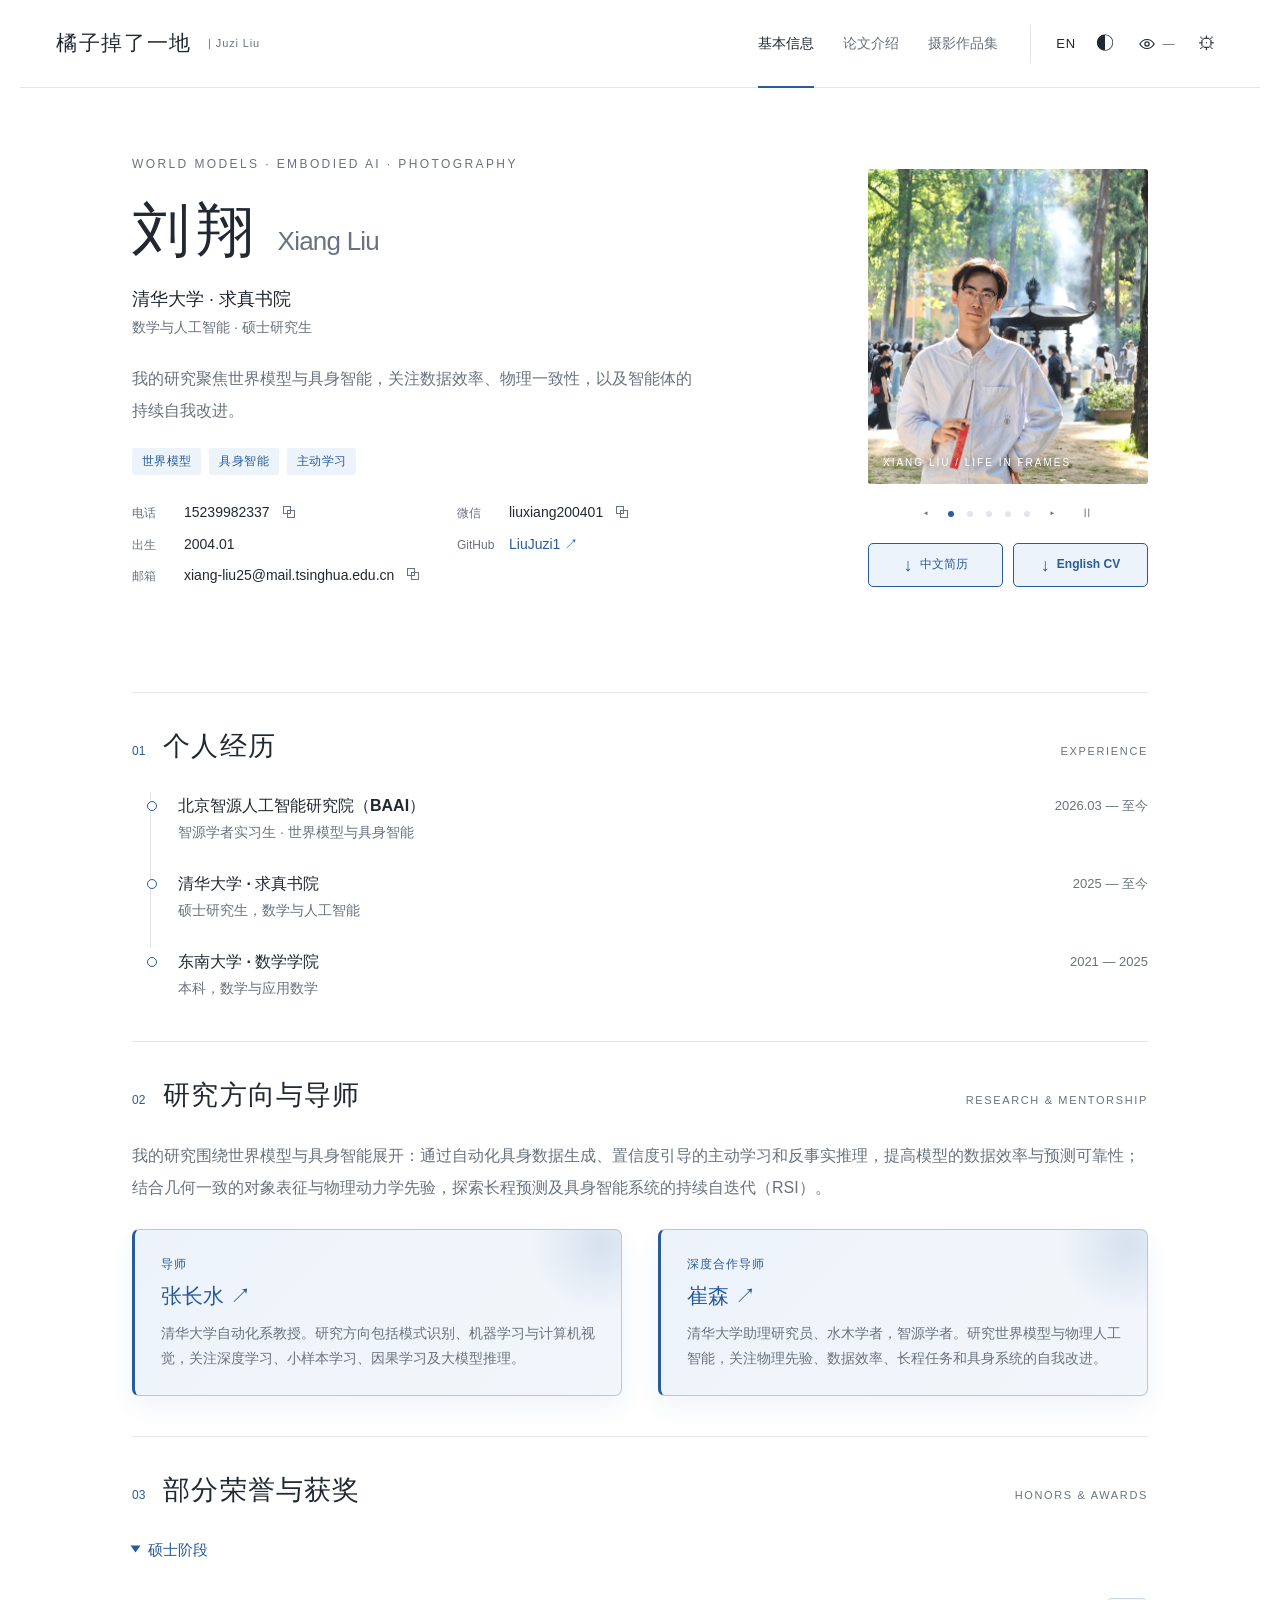
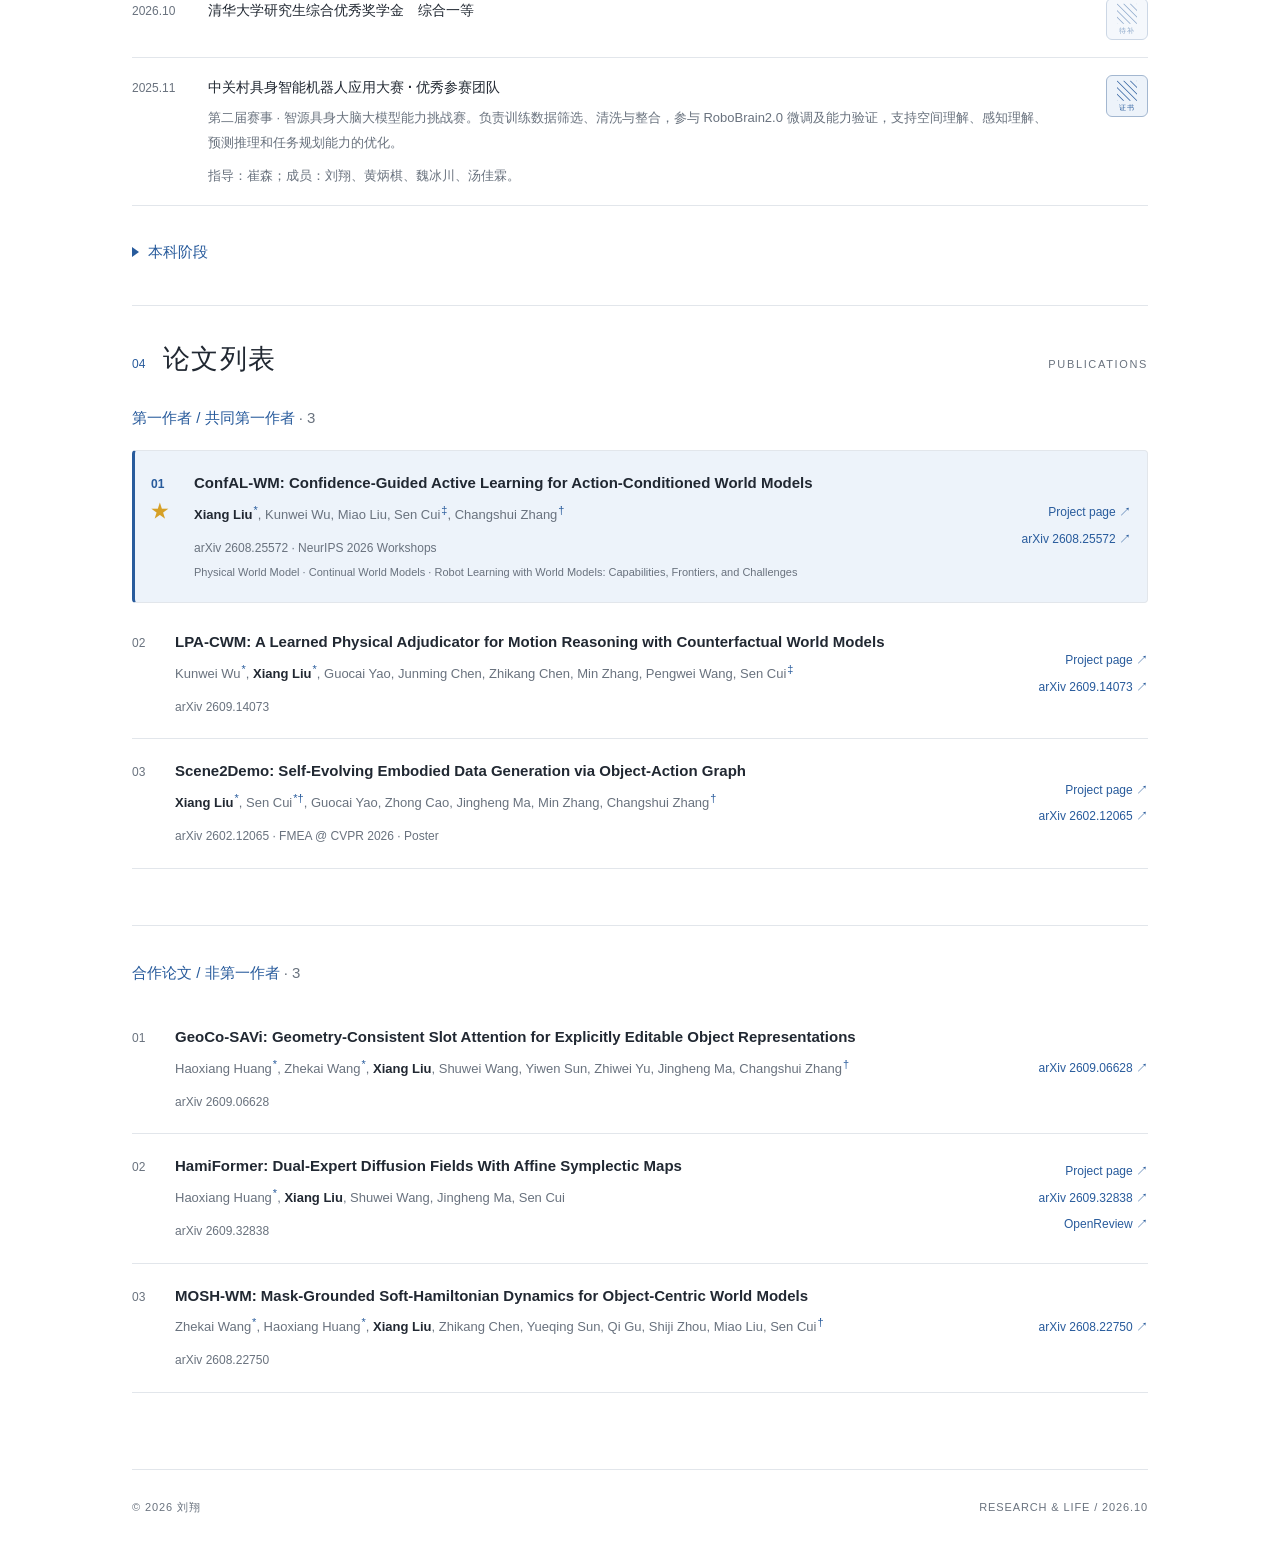
<file: index.html>
<!doctype html>
<html lang="zh-CN" data-theme="light">
<head>
  <meta charset="utf-8"><meta name="viewport" content="width=device-width, initial-scale=1">
  <title>刘翔 Xiang Liu · 世界模型与具身智能</title>
  <meta name="description" content="刘翔的个人主页：清华大学求真书院，数学与人工智能。世界模型、具身智能、研究论文与摄影作品。">
  <meta name="color-scheme" content="light dark">
  <link rel="icon" href="assets/favicon.svg" type="image/svg+xml">
  <link rel="stylesheet" href="styles.css">
  <script src="content.js" defer></script><script src="app.js" defer></script>
</head>
<body>
  <a class="skip" href="#main">跳转到正文 / Skip to content</a>
  <header class="masthead"><div class="bar">
    <a class="wordmark site-signature" href="#about" aria-label="橘子掉了一地，返回基本信息">橘子掉了一地<span>| Juzi Liu</span></a>
    <nav id="chapters" aria-label="章节"><a href="#about" data-nav="about">基本信息</a><a href="#research" data-nav="research">论文介绍</a><a href="#photography" data-nav="photography">摄影作品集</a></nav>
    <div class="utilities"><button id="language" title="Switch language" aria-label="切换中英文">EN</button><button id="theme" aria-label="切换深色主题" title="颜色主题">◐</button><button id="visits" aria-label="浏览统计" title="浏览统计"><span class="visit-eye" aria-hidden="true"><svg viewBox="0 0 24 24"><path d="M2.5 12s3.5-6 9.5-6 9.5 6 9.5 6-3.5 6-9.5 6-9.5-6-9.5-6Z"/><circle cx="12" cy="12" r="2.8"/></svg></span><span id="visit-count">—</span></button><a id="manage" class="icon-link" href="admin.html" aria-label="内容管理" title="内容管理">⚙</a></div>
  </div></header>
  <main id="main" tabindex="-1"></main>
  <footer id="footer"></footer>
  <button id="back-top" hidden aria-label="回到顶部">↑ <span>TOP</span></button>
  <dialog id="stats-dialog"><button class="dialog-close" aria-label="关闭">×</button><div id="stats-body"></div></dialog>
  <dialog id="lightbox"><button class="dialog-close" aria-label="关闭">×</button><button class="lightbox-arrow lightbox-prev" data-lightbox-step="-1" aria-label="上一张照片" hidden>‹</button><img alt=""><button class="lightbox-arrow lightbox-next" data-lightbox-step="1" aria-label="下一张照片" hidden>›</button><div class="lightbox-caption"></div></dialog>
  <div class="toast" id="toast" role="status"></div>
  <noscript>请开启 JavaScript 以浏览章节和照片。Please enable JavaScript.</noscript>
</body></html>
</file>
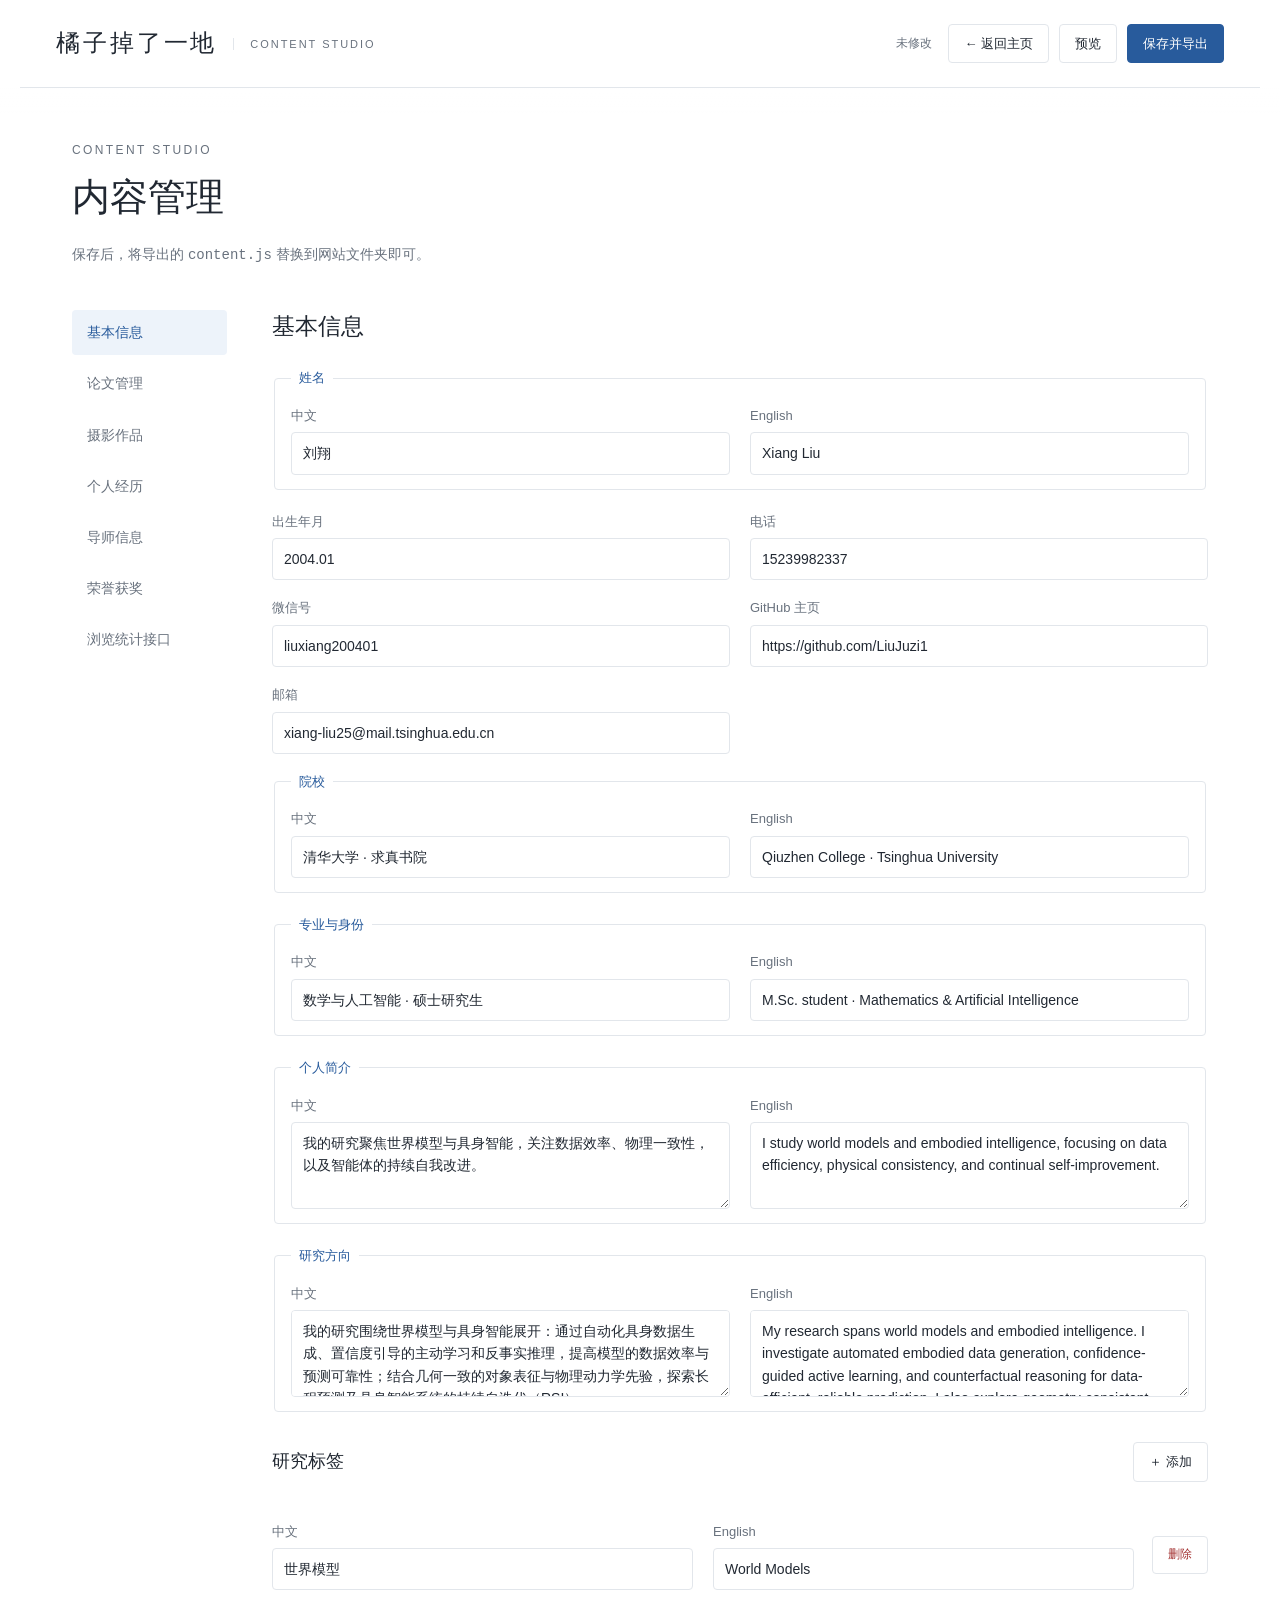
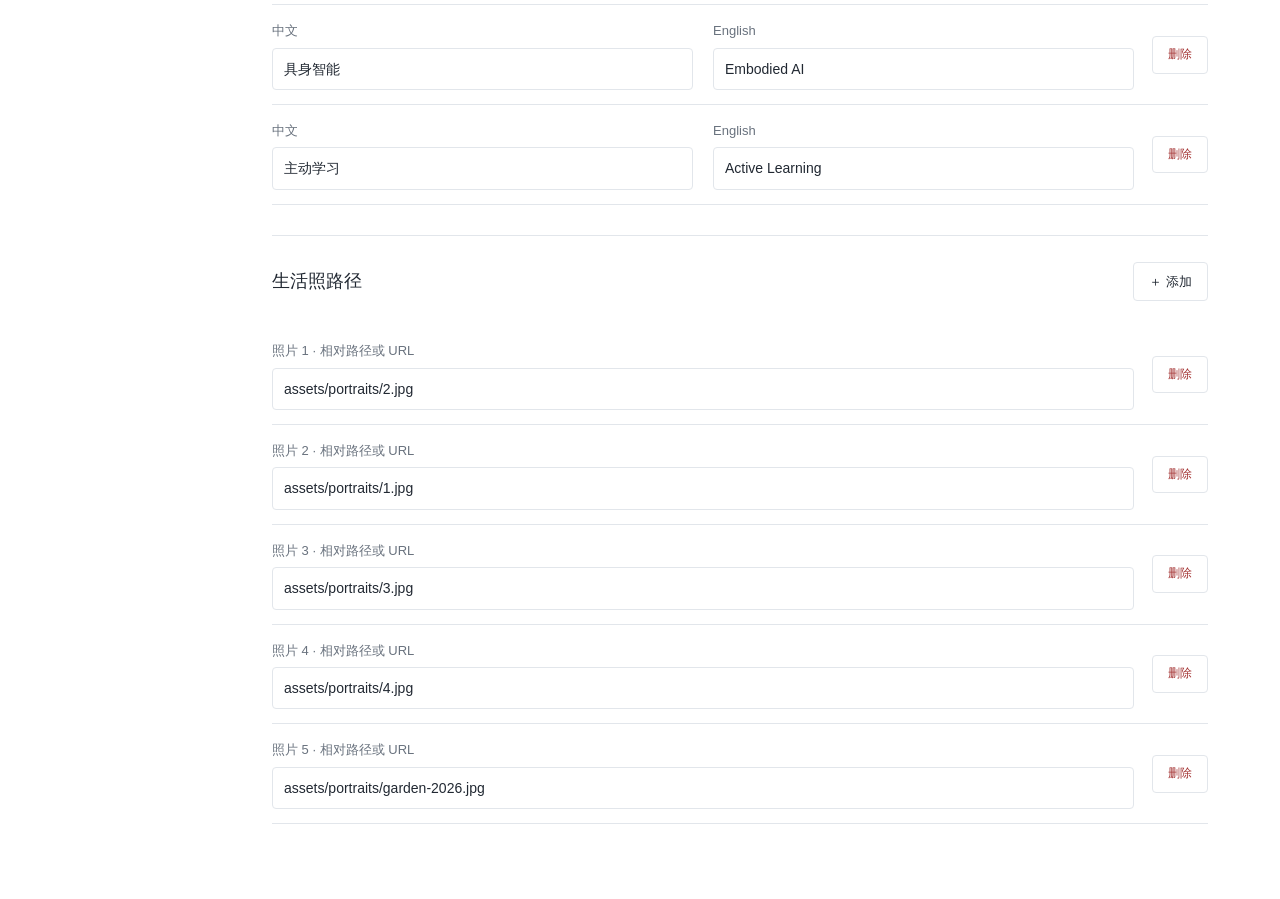
<file: admin.html>
<!doctype html><html lang="zh-CN"><head><meta charset="utf-8"><meta name="viewport" content="width=device-width, initial-scale=1"><meta name="robots" content="noindex,nofollow"><title>内容管理 · 橘子掉了一地</title><link rel="icon" href="assets/favicon.svg"><link rel="stylesheet" href="styles.css"><link rel="stylesheet" href="admin.css"><script defer src="content.js"></script><script defer src="photo-tools.js"></script><script defer src="admin.js"></script></head><body>
<header class="masthead"><div class="bar"><a class="wordmark" id="brand-back" href="index.html">橘子掉了一地 <span>CONTENT STUDIO</span></a><div class="editor-actions"><span id="dirty" role="status">未修改</span><button class="button" id="back">← 返回主页</button><button class="button" id="preview">预览</button><button class="button primary" id="save">保存并导出</button></div></div></header>
<main class="editor-main"><div class="editor-heading"><div class="eyebrow">CONTENT STUDIO</div><h1>内容管理</h1><p class="muted">保存后，将导出的 <code>content.js</code> 替换到网站文件夹即可。</p></div>
<div class="editor-layout"><aside class="editor-tabs" aria-label="编辑内容"><button data-tab="profile" class="active">基本信息</button><button data-tab="papers">论文管理</button><button data-tab="photos">摄影作品</button><button data-tab="experience">个人经历</button><button data-tab="mentors">导师信息</button><button data-tab="honors">荣誉获奖</button><button data-tab="stats">浏览统计接口</button></aside><section id="editor-panel"></section></div></main>
<dialog id="leave-dialog"><h2>返回前保存修改？</h2><p class="muted">当前修改尚未导出。</p><div class="form-row"><button class="button" id="stay">继续编辑</button><button class="button" id="discard">不保存，返回</button><button class="button primary" id="save-return">保存并返回</button></div></dialog><dialog id="batch-dialog"><h2>移动选中的照片</h2><div id="batch-fields"></div><div class="form-row"><button class="button" id="cancel-move">取消</button><button class="button primary" id="confirm-move">移动</button></div></dialog>
<div id="editor-status" class="toast" role="status"></div></body></html>
</file>
<file: styles.css>
@charset "UTF-8";
:root{--bg:#fff;--surface:#f7f8fa;--ink:#212832;--muted:#69727e;--line:#e2e6eb;--accent:#285b9c;--soft:#edf3fa;--glass:rgba(255,255,255,.88);--serif:Georgia,'Noto Serif SC','Songti SC','SimSun',serif;--sans:Inter,-apple-system,BlinkMacSystemFont,'Segoe UI','Microsoft YaHei',sans-serif;color-scheme:light}
:root[data-theme=dark]{--bg:#12161d;--surface:#1b212b;--ink:#eef1f5;--muted:#a4b0c0;--line:#333d4a;--accent:#94bff4;--soft:#21334b;--glass:rgba(18,22,29,.9);color-scheme:dark}
*{box-sizing:border-box}html{scroll-behavior:smooth;scroll-padding-top:125px}body{margin:0;background:var(--bg);color:var(--ink);font-family:var(--sans);font-size:16px;line-height:1.8;-webkit-font-smoothing:antialiased}button,input,select,textarea{font:inherit}button,a,input,select,textarea{-webkit-tap-highlight-color:transparent}button,a{touch-action:manipulation}a{color:inherit;text-decoration:none}a:hover{color:var(--accent)}button{cursor:pointer;color:inherit;background:none;border:0}button:disabled{cursor:wait;opacity:.5}button:focus-visible,a:focus-visible,input:focus-visible,textarea:focus-visible,select:focus-visible{outline:2px solid var(--accent);outline-offset:5px}img{display:block;max-width:100%}h1,h2,h3,h4,p,figure{margin:0}h1,h2,h3{font-weight:500;line-height:1.4}::selection{background:#cbdff7;color:#15253a}.skip{position:fixed;top:-100px;left:16px;z-index:200;background:var(--bg);padding:8px}.skip:focus{top:4px}.masthead{position:fixed;inset:0 0 auto;z-index:30;background:var(--glass);backdrop-filter:blur(18px);-webkit-backdrop-filter:blur(18px)}.masthead:after{content:'';position:absolute;top:100%;width:100%;height:26px;background:linear-gradient(var(--glass),transparent);pointer-events:none}.bar{max-width:1240px;margin:auto;min-height:88px;display:flex;align-items:center;gap:32px;padding:0 36px;border-bottom:1px solid var(--line)}.wordmark{font-family:var(--serif);font-size:24px;letter-spacing:.12em;display:flex;align-items:center;gap:16px;white-space:nowrap}.wordmark span{font:11px var(--sans);letter-spacing:.18em;color:var(--muted);border-left:1px solid var(--line);padding-left:16px}nav{display:flex;align-self:stretch;gap:29px;margin-left:auto}nav a{display:flex;align-items:center;position:relative;font-size:14px;color:var(--muted);white-space:nowrap}nav a[aria-current=page]{color:var(--ink)}nav a[aria-current=page]:after{position:absolute;content:'';height:2px;bottom:-1px;left:0;right:0;background:var(--accent)}.utilities{display:flex;align-items:center;gap:5px;border-left:1px solid var(--line);padding-left:18px}.utilities button,.icon-link{width:34px;height:38px;display:grid;place-items:center;font-size:18px;border-radius:5px}.utilities #language{font-size:13px;letter-spacing:.05em}.utilities button:hover,.icon-link:hover{background:var(--soft)}main{max-width:1080px;margin:0 auto;padding:154px 32px 76px;min-height:calc(100vh - 120px)}.eyebrow{font-size:12px;letter-spacing:.2em;color:var(--muted);text-transform:uppercase}.hero{display:grid;grid-template-columns:minmax(0,1fr) 305px;gap:85px;align-items:center;padding-bottom:62px}.hero h1{font-family:var(--serif);font-size:58px;letter-spacing:.1em;margin:14px 0 12px}.hero h1 span{font-family:var(--sans);font-size:26px;letter-spacing:-.03em;font-weight:300;margin-left:18px;color:var(--muted)}.affiliation{font-size:18px}.hero-copy{margin-top:23px;line-height:1.95;color:var(--muted);max-width:560px}.tags{display:flex;flex-wrap:wrap;gap:8px;margin:22px 0}.tag{font-size:12px;letter-spacing:.03em;background:var(--soft);padding:3px 10px;border-radius:3px;color:var(--accent)}.contact-grid{display:grid;grid-template-columns:1fr 1fr;gap:6px 24px;margin-top:25px;font-size:14px}.contact-grid div{display:flex;gap:12px;align-items:baseline;flex-wrap:wrap}.contact-grid dt{color:var(--muted);font-size:12px;min-width:40px}.contact-grid dd{margin:0;font-variant-numeric:tabular-nums}.inline-copy{padding:0;border-bottom:1px dotted var(--line);font-size:14px}.portrait-frame{position:relative;aspect-ratio:4/5;overflow:hidden;background:var(--surface);border-radius:3px}.portrait-frame img{width:100%;height:100%;object-fit:cover;transition:opacity .3s}.portrait-label{position:absolute;bottom:12px;left:15px;color:white;text-shadow:0 1px 8px #0008;font-size:10px;letter-spacing:.2em}.slide-arrow{position:absolute;top:0;bottom:0;width:18%;font-size:25px;color:white;opacity:0;transition:opacity .2s;text-shadow:0 2px 7px #0008}.slide-arrow:hover{background:#0002}.slide-arrow.prev{left:0}.slide-arrow.next{right:0}.portrait-frame:hover .slide-arrow,.portrait-frame:focus-within .slide-arrow{opacity:.9}.slide-controls{display:flex;align-items:center;justify-content:center;gap:13px;padding-top:13px}.slide-controls button{font-size:12px;padding:6px;color:var(--muted)}.slide-controls .dot{width:6px;height:6px;padding:0;border-radius:50%;background:var(--line)}.slide-controls .dot[aria-pressed=true]{background:var(--accent)}.slide-controls .pause{width:25px}.section{border-top:1px solid var(--line);padding-top:35px;margin-top:28px}.section-heading{display:flex;align-items:baseline;gap:18px;margin-bottom:26px}.section-heading .num{font-size:12px;color:var(--accent);font-variant-numeric:tabular-nums}.section-heading h2{font-family:var(--serif);font-size:27px;letter-spacing:.04em}.section-heading .en{font-size:11px;color:var(--muted);letter-spacing:.15em;margin-left:auto}.timeline{padding-left:18px;margin:0 0 36px;list-style:none}.timeline li{padding:0 0 24px 27px;position:relative;border-left:1px solid var(--line);display:flex;gap:20px;justify-content:space-between}.timeline li:before{content:'';position:absolute;width:8px;height:8px;border:1.5px solid var(--accent);background:var(--bg);border-radius:50%;left:-4.5px;top:9px}.timeline li:last-child{padding-bottom:3px;border-left-color:transparent}.timeline strong{font-weight:550}.timeline .detail{color:var(--muted);font-size:14px}.timeline time{font-size:13px;color:var(--muted);white-space:nowrap;padding-top:2px}.research-intro{font-size:16px;line-height:1.95;color:var(--muted);margin-bottom:24px}.mentors{display:grid;grid-template-columns:1fr 1fr;gap:36px;margin:26px 0 40px}.mentor{border-left:2px solid var(--line);padding-left:21px}.mentor .role{font-size:12px;color:var(--muted)}.mentor h3{font-size:21px;margin:4px 0 10px}.mentor h3 span{font:13px var(--sans);color:var(--muted);margin-left:8px}.mentor p{font-size:14px;color:var(--muted)}.outbound{color:var(--accent);font-size:13px}.honor-columns{display:grid;grid-template-columns:1fr 1fr;gap:45px;margin-bottom:40px}.subheading{font-size:14px;color:var(--accent);margin-bottom:18px;font-weight:500}.honor{border-bottom:1px solid var(--line);padding:13px 0;display:grid;grid-template-columns:42px 1fr;gap:18px;font-size:14px}.honor:first-of-type{padding-top:0}.honor time{color:var(--muted);font-size:12px;padding-top:3px}.honor strong{font-weight:550}.honor p{font-size:13px;color:var(--muted);line-height:1.9;margin-top:6px}.publication-group{margin-top:28px}.publication-group>h2,.publication-group>h3{font-size:15px;color:var(--accent);margin-bottom:15px}.citation{display:grid;grid-template-columns:28px minmax(0,1fr) 98px;gap:15px;border-bottom:1px solid var(--line);padding:20px 0}.citation .index{font-size:12px;color:var(--muted);padding-top:3px}.citation h4{font-size:15px;line-height:1.65;font-weight:550;margin-bottom:4px}.authors{font-size:13px;line-height:1.9;color:var(--muted)}.authors strong{color:var(--ink);font-weight:650}.authors sup{font-size:11px;color:var(--accent);margin-left:1px}.status{font-size:12px;color:var(--muted);margin-top:10px}.citation .links{display:flex;flex-direction:column;align-items:flex-end;justify-content:center;gap:5px}.links a{font-size:12px;color:var(--accent)}.page-heading{display:flex;justify-content:space-between;gap:24px;align-items:flex-end;border-bottom:1px solid var(--line);padding-bottom:29px;margin-bottom:35px}.page-heading h1{font:42px/1.4 var(--serif);letter-spacing:.04em;margin-top:12px}.legend{font-size:12px;color:var(--muted);line-height:1.95;text-align:right;max-width:350px}.paper-card{display:grid;grid-template-columns:290px minmax(0,1fr);border:1px solid var(--line);border-radius:5px;margin-bottom:24px;overflow:hidden;transition:box-shadow .2s,border-color .2s}.paper-card:hover{border-color:#a7b8cf;box-shadow:0 8px 30px #182d4b08}.paper-art{background:var(--surface);padding:24px;display:flex;flex-direction:column;justify-content:center;gap:22px;position:relative}.paper-art img{width:100%;object-fit:contain;max-height:300px;background:#fff;border-radius:2px}.paper-art .figure-label{font-size:10px;letter-spacing:.14em;color:var(--muted)}.paper-content{padding:29px 30px}.paper-content h3{font-size:20px;line-height:1.45;font-weight:550;letter-spacing:-.015em;margin-bottom:10px}.paper-content .abstract{font-size:14px;color:var(--muted);line-height:1.9;margin:17px 0}.paper-content .status{font-size:12px;color:var(--accent)}.paper-content .links{display:flex;flex-direction:column;gap:2px;margin-top:16px}.paper-content .links a{font-size:13px;width:fit-content}.paper-monogram{font:32px/1.3 var(--serif);color:var(--accent);padding:40px 0}.gallery-layout{display:grid;grid-template-columns:155px minmax(0,1fr);gap:40px}.gallery-nav{position:sticky;top:135px;align-self:start}.gallery-year{font:23px var(--serif);padding:12px 0}.gallery-nav button{display:block;font-size:13px;color:var(--muted);padding:8px 0 8px 14px;text-align:left;border-left:1px solid var(--line);width:100%}.gallery-nav button.active{color:var(--accent);border-left:2px solid var(--accent);background:linear-gradient(90deg,var(--soft),transparent)}.gallery-title{display:flex;justify-content:space-between;align-items:baseline;margin:4px 0 24px}.gallery-title h2{font:26px var(--serif)}.gallery-title span{font-size:12px;color:var(--muted)}.photo{margin-bottom:32px}.photo button{display:block;width:100%;padding:0;overflow:hidden;cursor:zoom-in;background:var(--surface)}.photo img{width:100%;height:auto;transition:transform .6s}.photo button:hover img{transform:scale(1.015)}.photo figcaption{font-size:12px;color:var(--muted);display:flex;justify-content:space-between;gap:15px;margin-top:10px}.photo .photo-name{color:var(--ink)}footer{border-top:1px solid var(--line);max-width:1016px;margin:auto;padding:28px 0 34px;display:flex;justify-content:space-between;color:var(--muted);font-size:11px;letter-spacing:.08em}#back-top{position:fixed;right:26px;top:126px;border:1px solid var(--line);background:var(--glass);backdrop-filter:blur(8px);padding:9px 13px;z-index:20;color:var(--muted);font-size:17px;border-radius:3px}#back-top span{font-size:9px;margin-left:4px}#back-top[hidden]{display:none}dialog{max-width:min(92vw,510px);border:1px solid var(--line);background:var(--bg);color:var(--ink);border-radius:6px;padding:35px;box-shadow:0 20px 100px #0003}dialog::backdrop{background:#0b1728aa;backdrop-filter:blur(5px)}.dialog-close{position:absolute;right:12px;top:6px;font-size:27px;z-index:2}.stats-number{font:46px var(--serif);margin:18px 0}.muted{color:var(--muted)}#lightbox{padding:35px 15px 12px;max-width:94vw;max-height:94vh;background:#111;border:0;color:white}#lightbox img{max-height:80vh;max-width:88vw;object-fit:contain;margin:auto}#lightbox p{text-align:center;font-size:12px;margin-top:10px}.toast{position:fixed;bottom:30px;left:50%;transform:translateX(-50%);background:var(--ink);color:var(--bg);border-radius:4px;padding:10px 20px;z-index:100;font-size:14px;opacity:0;pointer-events:none;transition:opacity .2s}.toast.show{opacity:1}.empty{padding:40px 0;color:var(--muted)}
@media(min-width:1450px){main{padding-top:175px}.hero{gap:110px;grid-template-columns:minmax(0,1fr) 320px}}
@media(max-width:1050px){.bar{padding:0 24px;gap:20px}.wordmark span{display:none}.hero{gap:45px;grid-template-columns:minmax(0,1fr) 275px}footer{margin:0 32px}#back-top{right:8px;top:110px;padding:6px 8px}#back-top span{display:none}.paper-card{grid-template-columns:250px minmax(0,1fr)}}
@media(max-width:760px){.bar{flex-wrap:wrap;gap:0;min-height:105px;padding:10px 20px 0}.wordmark{font-size:21px}.wordmark span{display:block;font-size:9px}.utilities{margin-left:auto;border:0;padding-left:0}.utilities button,.icon-link{width:31px;height:34px}nav{order:3;flex-basis:100%;height:45px;justify-content:center;gap:36px}nav a{font-size:13px}main{padding:151px 24px 45px}.hero{grid-template-columns:minmax(0,1fr) 215px;gap:26px;padding-bottom:30px}.hero h1{font-size:41px}.hero h1 span{display:block;margin:5px 0 0;font-size:20px;letter-spacing:0}.affiliation{font-size:15px}.hero-copy{font-size:14px;margin-top:16px}.tags{gap:5px;margin:15px 0}.tag{font-size:11px;padding:2px 7px}.contact-grid{grid-template-columns:1fr;gap:4px;margin-top:14px;font-size:13px}.portrait-frame{aspect-ratio:3/4}.slide-arrow{opacity:.7}.honor-columns{gap:26px}.paper-card{grid-template-columns:1fr}.paper-art{padding:22px;min-height:180px;max-height:300px}.paper-art img{max-height:230px;width:100%;max-width:550px;margin:auto}.paper-art .figure-label{position:absolute;bottom:8px;font-size:9px}.paper-content{padding:25px}.page-heading{align-items:flex-start;flex-direction:column;gap:18px}.legend{text-align:left}.gallery-layout{grid-template-columns:115px minmax(0,1fr);gap:22px}.gallery-nav{top:140px}.gallery-title{flex-wrap:wrap}footer{margin:0 24px;gap:16px;flex-wrap:wrap}#back-top{top:128px}.section-heading .en{font-size:9px}}
@media(max-width:520px){.hero{display:flex;flex-direction:column-reverse;gap:28px;align-items:stretch}.portrait{width:220px;align-self:center}.portrait-frame{aspect-ratio:4/5}.hero h1 span{display:inline-block;margin-left:14px}.hero-copy{font-size:15px}.eyebrow{font-size:10px}.contact-grid{grid-template-columns:1fr 1fr;gap:7px 15px}.contact-grid div{gap:8px}.contact-grid dt{min-width:auto}.contact-grid dd,.inline-copy{font-size:12px}.hero h1{margin-top:8px}.mentors,.honor-columns{grid-template-columns:1fr;gap:26px}.section-heading{gap:12px}.section-heading h2{font-size:24px}.section-heading .en{display:none}.timeline li{flex-direction:column;gap:4px;padding-bottom:22px}.timeline time{font-size:12px;order:-1}.citation{grid-template-columns:20px minmax(0,1fr);gap:10px}.citation .links{grid-column:2;flex-direction:row;justify-content:flex-start;gap:18px}.page-heading h1{font-size:35px}.gallery-layout{grid-template-columns:1fr;gap:22px}.gallery-nav{position:relative;top:auto;display:flex;flex-wrap:wrap;gap:8px;align-items:center;padding-bottom:18px;border-bottom:1px solid var(--line)}.gallery-nav .gallery-year{font-size:18px;margin-right:5px}.gallery-nav button{width:auto;padding:6px 12px;border:1px solid var(--line);border-radius:3px}.gallery-nav button.active{border:1px solid var(--accent);background:var(--soft)}.gallery-title h2{font-size:23px}.paper-content h3{font-size:18px}.paper-art{max-height:270px}.paper-content{padding:21px}.wordmark span{display:none}nav{gap:30px}footer{font-size:10px}}
/* Content refinements */
.copy-control{display:inline-flex;align-items:center;gap:7px;max-width:100%}.copy-text{padding:0;font-size:inherit;text-align:left;overflow-wrap:anywhere}.copy-icon{padding:2px 4px;font-size:16px;color:var(--muted);line-height:1.3}.copy-icon:hover,.copy-text:hover{color:var(--accent)}.contact-grid a,.mentor h3 a{color:var(--accent)}.honor-columns{display:block}.honor-columns>.honor-stage+.honor-stage{margin-top:32px}.honor-columns .honor{grid-template-columns:76px minmax(0,1fr);padding:17px 0}.honor-columns .honor p{max-width:850px}.honor-columns .subheading{font-size:15px}.honor-stage>.subheading{display:flex;align-items:center;gap:9px;width:fit-content;margin-bottom:0;cursor:pointer;list-style:none}.honor-stage>.subheading::-webkit-details-marker{display:none}.honor-stage>.subheading::before{content:'';width:0;height:0;border-top:5px solid transparent;border-bottom:5px solid transparent;border-left:7px solid currentColor;transition:transform .18s ease}.honor-stage[open]>.subheading{margin-bottom:18px}.honor-stage[open]>.subheading::before{transform:rotate(90deg)}.publication-group+.publication-group{border-top:1px solid var(--line);margin-top:56px;padding-top:36px}.publication-group>h2,.publication-group>h3{margin-bottom:22px}.citation.pinned{background:var(--soft);border:1px solid var(--line);border-left:3px solid var(--accent);padding:20px 16px;margin-bottom:7px;border-radius:4px}.citation.pinned .index{font-weight:700;color:var(--accent)}.pin-star{display:block;color:#d6a026;font-size:17px;line-height:1.9}.paper-card.pinned{border-color:var(--accent);background:var(--soft)}.paper-card.pinned .paper-art{background:transparent;padding-top:56px}.paper-art .paper-pin{position:absolute;top:15px;left:20px;color:#d6a026;font-size:21px;line-height:1}.paper-meta{display:flex;flex-wrap:wrap;justify-content:space-between;align-items:baseline;gap:8px 18px;margin-top:20px}.paper-meta .status{margin:0;flex:1 1 170px}.paper-content .paper-meta .links{display:flex;flex-direction:row;flex-wrap:wrap;margin:0;gap:15px;justify-content:flex-end}.paper-meta .links a{white-space:nowrap}.legend{max-width:660px}.photo figcaption.photo-caption,.lightbox-caption{display:grid;grid-template-columns:minmax(0,1fr) auto minmax(70px,1fr);align-items:start;gap:12px;margin-top:14px;font-size:12px;line-height:1.8}.camera-meta{display:flex;gap:2px 10px;flex-wrap:wrap;text-align:left;color:var(--muted);font-variant-numeric:tabular-nums}.camera-meta>span{white-space:nowrap}.photo-name{text-align:center;overflow-wrap:anywhere}.photo-download{justify-self:end;color:var(--accent);white-space:nowrap}.photo-download:hover{text-decoration:underline}.lightbox-caption{padding:0 15px 7px}.lightbox-caption .camera-meta{color:#b6c0cd}.lightbox-caption .photo-download{color:#b4d1f9}.lightbox-caption .photo-name{color:#fff}#lightbox{min-width:min(80vw,900px)}#lightbox img{max-height:76vh}.hero:has(>div:only-child){grid-template-columns:1fr}.hero:has(>div:only-child) .hero-copy{max-width:780px}
@media(min-width:1000px){html[lang=en] .legend{max-width:660px;flex-shrink:0;white-space:nowrap}html[lang=en] .page-heading h1{font-size:38px}}
@media(max-width:760px){.photo figcaption.photo-caption,.lightbox-caption{grid-template-columns:minmax(0,1fr) minmax(70px,.65fr) auto;font-size:11px;gap:10px}.photo-download span{display:none}.photo-download{font-size:20px;line-height:1.2;padding:0 5px}.honor{grid-template-columns:60px minmax(0,1fr);gap:14px}.paper-content .paper-meta .links{gap:14px}.citation.pinned{padding:18px 12px}.lightbox-caption{padding:0 3px}#lightbox{min-width:94vw;padding-left:10px;padding-right:10px}}
@media(prefers-reduced-motion:reduce){html{scroll-behavior:auto}*,*:before,*:after{transition:none!important;animation:none!important}}

/* Highlight mentorship as a designed pair of research cards. */
.mentor{position:relative;overflow:hidden;border:1px solid color-mix(in srgb,var(--accent) 22%,var(--line));border-left:3px solid var(--accent);border-radius:7px;background:linear-gradient(135deg,var(--soft),color-mix(in srgb,var(--soft) 72%,var(--bg)));padding:24px 26px;box-shadow:0 10px 26px color-mix(in srgb,var(--accent) 7%,transparent)}
.mentor:after{content:'';position:absolute;right:-52px;top:-58px;width:145px;height:145px;border-radius:50%;background:radial-gradient(circle,color-mix(in srgb,var(--accent) 13%,transparent),transparent 68%);pointer-events:none}
.mentor>*{position:relative;z-index:1}.mentor .role{color:var(--accent);letter-spacing:.08em;text-transform:uppercase}.mentor h3{margin-top:6px}

/* Compact award rows and certificate reveal controls. */
.honor{grid-template-columns:58px minmax(0,1fr) 48px;align-items:start}.honor-copy{min-width:0}.honor-compact .honor-copy{display:grid;grid-template-columns:minmax(0,1fr) auto;align-items:baseline;gap:14px}.honor-compact .honor-copy p{margin:0;text-align:right;white-space:nowrap}.honor-team{padding-top:2px}
.certificate-button{justify-self:end;display:grid;place-items:center;align-content:center;width:42px;height:42px;border:1px solid color-mix(in srgb,var(--accent) 34%,var(--line));border-radius:6px;color:var(--accent);background:var(--soft);line-height:1;transition:transform .18s ease,background .18s ease,border-color .18s ease}.certificate-button span{font-size:20px}.certificate-button small{font-size:7px;letter-spacing:.08em;margin-top:3px}.certificate-button:disabled{opacity:.55;cursor:default}.certificate-button:not(:disabled):hover,.certificate-button[aria-expanded=true]{transform:translateY(-2px);background:color-mix(in srgb,var(--accent) 14%,var(--bg));border-color:var(--accent)}.certificate-kicker{color:#b4d1f9;letter-spacing:.12em}
.certificate-popup-toggle{justify-self:start;color:#b4d1f9;letter-spacing:.08em}.certificate-popup-toggle span{font-size:18px;margin-right:4px}

/* Use a consistent 3:2 viewing stage; portrait work stays proportional and centered. */
.photo>button{position:relative;aspect-ratio:3/2;display:grid;place-items:center}.photo>button>img{position:absolute;inset:0;width:100%;height:100%;object-fit:contain;object-position:center}

@media(max-width:760px){.mentor{padding:21px 22px}.honor{grid-template-columns:66px minmax(0,1fr) 46px}}
@media(max-width:520px){.honor{grid-template-columns:56px minmax(0,1fr) 42px;gap:10px}.honor-compact .honor-copy{grid-template-columns:1fr;gap:3px}.honor-compact .honor-copy p{text-align:left;white-space:normal}.certificate-button{width:38px;height:38px}}

/* Personal signature in the public masthead. */
.site-signature{font-size:21px;letter-spacing:.08em}.site-signature span{border-left:0;padding-left:0;text-transform:none;letter-spacing:.08em}

/* Persistent visitor count in the masthead. */
.utilities #visits{width:auto;min-width:58px;display:inline-flex;align-items:center;justify-content:center;gap:6px;padding:0 9px;font-variant-numeric:tabular-nums}.visit-eye{display:grid;place-items:center;width:19px;height:19px}.visit-eye svg{width:18px;height:18px;fill:none;stroke:currentColor;stroke-width:1.65;stroke-linecap:round;stroke-linejoin:round}#visit-count{font-size:12px;line-height:1;color:var(--muted)}

/* Compact three-up carousel: the center work is never cropped; adjacent works rotate through the sides. */
.photography-heading{margin-bottom:22px}.featured-carousel{margin:0 0 34px}.featured-heading{display:flex;justify-content:space-between;align-items:center;margin-bottom:9px;color:var(--muted);font-size:10px;letter-spacing:.14em}.featured-frame{position:relative;aspect-ratio:3/1;overflow:hidden;border-radius:6px;background:var(--surface);border:1px solid var(--line)}.featured-track{position:absolute;inset:0}.featured-card{position:absolute;top:50%;height:78%;width:25%;padding:0;display:grid;place-items:center;overflow:hidden;background:color-mix(in srgb,var(--surface) 82%,#000 18%);border:1px solid color-mix(in srgb,var(--line) 76%,transparent);opacity:0;transform:translateY(-50%) scale(.92);transition:left .48s ease,right .48s ease,width .48s ease,height .48s ease,opacity .35s ease,transform .48s ease,filter .35s ease;cursor:pointer}.featured-card img{width:100%;height:100%;object-fit:contain;object-position:center}.featured-card[data-featured-position=current]{left:25%;right:auto;width:50%;height:100%;z-index:2;opacity:1;transform:translateY(-50%) scale(1);background:color-mix(in srgb,var(--surface) 92%,#000 8%);cursor:zoom-in}.featured-card[data-featured-position=previous]{left:0;right:auto;z-index:1;opacity:.64;filter:saturate(.72)}.featured-card[data-featured-position=next]{left:75%;right:auto;z-index:1;opacity:.64;filter:saturate(.72)}.featured-card[data-featured-position=before]{left:-27%;right:auto}.featured-card[data-featured-position=after]{left:102%;right:auto}.featured-card[data-featured-position=previous]:hover,.featured-card[data-featured-position=next]:hover{opacity:.9;filter:saturate(1)}.featured-arrow{position:absolute;z-index:4;top:50%;width:34px;height:54px;transform:translateY(-50%);color:#fff;font-size:32px;text-shadow:0 2px 10px #000;background:#1117;border-radius:999px;opacity:.82}.featured-arrow:hover{opacity:1;background:#111a}.featured-prev{left:8px}.featured-next{right:8px}.featured-frame figcaption{position:absolute;z-index:3;left:25%;right:25%;bottom:0;display:flex;justify-content:space-between;gap:16px;padding:30px 18px 11px;color:#fff;background:linear-gradient(transparent,#000c);font-size:12px;pointer-events:none}.featured-title{font-weight:550}.featured-dots{display:flex;justify-content:center;gap:7px;padding-top:10px}.featured-dots button{width:19px;height:3px;padding:0;background:var(--line);border-radius:3px}.featured-dots button[aria-pressed=true]{background:var(--accent)}

/* Photo likes and four-part metadata row. */
.photo figcaption.photo-caption,.lightbox-caption{grid-template-columns:minmax(0,1fr) auto auto minmax(54px,auto);align-items:center}.photo .photo-like,.lightbox-caption .photo-like{display:inline-flex;width:auto;height:auto;align-items:center;justify-content:center;gap:5px;padding:1px 7px;overflow:visible;cursor:pointer;background:transparent;color:#d94b65;font-variant-numeric:tabular-nums;border-radius:999px;transition:color .16s ease,background .16s ease}.photo-like .heart{font:19px/1 Arial,'Segoe UI Symbol',sans-serif;color:#d94b65}.photo-like [data-like-count]{color:var(--muted)}.photo-like:hover,.photo-like.liked{background:color-mix(in srgb,#d94b65 9%,transparent)}.lightbox-caption .photo-like{color:#ff9aaa}.lightbox-caption .photo-like .heart{color:#ff9aaa}.lightbox-caption .photo-like [data-like-count]{color:#d2d9e2}

@media(max-width:760px){.utilities #visits{min-width:52px;padding:0 6px;gap:4px}.featured-card{height:70%}.featured-card[data-featured-position=current]{height:100%}.featured-arrow{width:30px;height:46px;font-size:28px}.photo figcaption.photo-caption,.lightbox-caption{grid-template-columns:minmax(0,1fr) auto auto}.photo-caption .photo-name{grid-column:1/3;text-align:left;grid-row:2}.photo-caption .photo-like{grid-column:3;grid-row:1}.photo-caption .photo-download{grid-column:3;grid-row:2}}
@media(max-width:520px){.featured-carousel{margin-bottom:27px}.featured-card{height:62%}.featured-card[data-featured-position=current]{height:100%}.featured-frame figcaption{padding:24px 8px 7px;font-size:9px}.featured-frame figcaption span:last-child{display:none}.featured-arrow{width:27px;height:40px;font-size:25px}.featured-prev{left:3px}.featured-next{right:3px}.visit-eye{width:17px}.visit-eye svg{width:17px;height:17px}#visit-count{font-size:11px}}

/* Inset the controls and center each chevron independently of the fallback text. */
.featured-arrow{padding:0;font-size:0;line-height:1}
.featured-arrow::before{content:'';position:absolute;left:50%;top:50%;width:10px;height:18px;background:currentColor;clip-path:polygon(75% 0,100% 12.5%,25% 50%,100% 87.5%,75% 100%,0 50%);transform:translate(-50%,-50%);pointer-events:none}
.featured-prev{left:24px}
.featured-next{right:24px}
.featured-next::before{transform:translate(-50%,-50%) scaleX(-1)}
@media(max-width:520px){.featured-prev{left:12px}.featured-next{right:12px}.featured-arrow::before{width:8px;height:14px}}

/* Gallery sorting controls. */
.gallery-title{align-items:center;gap:20px}.gallery-meta{display:flex;align-items:center;justify-content:flex-end;gap:12px;flex-wrap:wrap}.gallery-meta>span{font-size:12px;color:var(--muted)}.sort-switch{display:inline-flex;padding:2px;border:1px solid var(--line);border-radius:5px;background:var(--surface)}.sort-switch button{padding:3px 9px;border-radius:3px;font-size:11px;color:var(--muted);white-space:nowrap}.sort-switch button[aria-pressed=true]{color:var(--accent);background:var(--bg);box-shadow:0 1px 4px #14243b12}
@media(max-width:520px){.gallery-title{align-items:flex-start}.gallery-meta{justify-content:flex-start}.gallery-meta>span{flex-basis:100%}}

/* Keep each award certificate in the final column after sections became collapsible. */
.honor-columns .honor{grid-template-columns:58px minmax(0,1fr) 48px}
@media(max-width:760px){.honor-columns .honor{grid-template-columns:66px minmax(0,1fr) 46px}}
@media(max-width:520px){.honor-columns .honor{grid-template-columns:56px minmax(0,1fr) 42px;gap:10px}}

/* Continuous navigation between photographs and gallery themes. */
#lightbox{overflow:visible}.lightbox-arrow{position:fixed;top:50%;z-index:3;width:54px;height:68px;display:grid;place-items:center;transform:translateY(-50%);border:1px solid #ffffff55;border-radius:999px;background:#10151bcc;color:#fff;font:42px/1 Georgia,serif;box-shadow:0 5px 24px #0005;transition:background .16s,border-color .16s}.lightbox-arrow:hover{background:#285b9ce6;border-color:#ffffffaa}.lightbox-arrow[hidden]{display:none}.lightbox-prev{left:3vw}.lightbox-next{right:3vw}.theme-transition{width:100%;display:grid;grid-template-columns:minmax(105px,auto) minmax(0,1fr) 18px;align-items:center;gap:14px;padding:13px 4px;color:var(--muted);text-align:left;border-top:1px solid var(--line);border-bottom:1px solid var(--line)}.theme-transition.previous{margin:0 0 23px}.theme-transition.next{margin:8px 0 0}.theme-transition strong{font-weight:500;color:var(--ink)}.theme-transition span:last-child{text-align:right;color:var(--accent);font-size:20px}.theme-transition:hover{color:var(--accent);background:linear-gradient(90deg,transparent,var(--soft),transparent)}
@media(max-width:760px){.lightbox-arrow{width:42px;height:54px;font-size:34px;background:#10151be6}.lightbox-prev{left:10px}.lightbox-next{right:10px}.theme-transition{grid-template-columns:1fr 18px;gap:5px 10px;padding:12px 3px}.theme-transition span:first-child{grid-column:1/-1;font-size:11px}.theme-transition strong{font-size:13px}.theme-transition span:last-child{grid-column:2;grid-row:2}}

/* Direct bilingual downloads below the portrait carousel. */
.profile-media{width:100%;max-width:280px;justify-self:end}
.profile-media .portrait{width:100%}
.profile-media .portrait-frame{aspect-ratio:8/9}
.resume-downloads{display:grid;grid-template-columns:repeat(2,minmax(0,1fr));gap:10px;margin-top:12px}
.resume-button{display:flex;align-items:center;justify-content:center;gap:7px;padding:10px 8px;border:1px solid var(--accent);border-radius:5px;color:var(--accent);background:var(--soft);font-size:12px;font-weight:550;white-space:nowrap;min-height:44px}
.resume-button>span:first-child{font-size:18px;line-height:1}
.resume-button:hover{background:var(--accent);color:var(--bg)}
.resume-button:focus-visible{outline:2px solid var(--accent);outline-offset:3px}
.workshop-venues{display:block;margin-top:4px;font-size:11px;line-height:1.7;color:var(--muted)}
#portrait-img[src$="garden-2026.jpg"]{object-fit:cover;object-position:74% center}
.citation .links{flex-wrap:wrap}.citation .links a{white-space:nowrap}
@media(min-width:521px){.citation{grid-template-columns:28px minmax(0,1fr) 145px}}
@media(max-width:760px){.resume-downloads{gap:7px}.resume-button{gap:5px;padding-inline:6px}}
@media(max-width:520px){.profile-media{align-self:center;width:min(280px,100%)}}
</file>
<file: admin.css>
.editor-main{max-width:1200px;padding-top:140px}.editor-heading h1{font:38px var(--serif);margin:10px 0 18px}.editor-heading p{font-size:14px;line-height:1.9}.editor-heading .small{font-size:12px;margin-top:8px}.editor-actions{display:flex;gap:10px;align-items:center;margin-left:auto}.button{border:1px solid var(--line);background:var(--bg);padding:7px 15px;border-radius:4px;font-size:13px}.button:hover{background:var(--soft);color:var(--accent)}.primary{background:var(--accent);color:#fff;border-color:var(--accent)}.primary:hover{background:#19467f;color:white}#dirty{font-size:12px;color:var(--muted);margin-right:6px}.editor-layout{display:grid;grid-template-columns:155px minmax(0,1fr);gap:45px;margin-top:42px}.editor-tabs{position:sticky;top:125px;align-self:start;display:flex;flex-direction:column;gap:6px}.editor-tabs button{font-size:14px;text-align:left;padding:10px 15px;border-radius:4px;color:var(--muted)}.editor-tabs button.active{color:var(--accent);background:var(--soft)}.editor-panel-title{display:flex;align-items:center;justify-content:space-between;gap:15px;margin-bottom:24px}.editor-panel-title h2{font-size:23px}.field{display:flex;flex-direction:column;gap:5px;font-size:13px;margin-bottom:16px;min-width:0}.field>span{color:var(--muted)}input,select,textarea{border:1px solid var(--line);border-radius:4px;padding:9px 11px;background:var(--bg);color:var(--ink);width:100%;min-width:0;font-size:14px;line-height:1.6}textarea{resize:vertical;min-height:83px}.form-grid{display:grid;grid-template-columns:1fr 1fr;gap:0 20px}.form-grid .wide{grid-column:1/-1}.editor-card{border:1px solid var(--line);border-radius:5px;margin-bottom:18px;padding:18px 22px}.editor-card summary{cursor:pointer;font-size:14px;font-weight:550;line-height:1.7}.editor-card summary+div{padding-top:23px}.editor-card img{max-height:170px;object-fit:contain;margin-bottom:20px}.remove{color:#a33131;margin-top:5px;font-size:12px}.note{background:var(--surface);padding:15px 18px;font-size:13px;color:var(--muted);border-radius:4px;margin:16px 0}.upload-box{padding:22px;border:1px dashed #a0afc2;border-radius:5px;margin-bottom:28px;background:var(--surface)}.upload-box h3{font-size:18px;margin-bottom:20px}.upload-box input,.upload-box select{background:var(--bg)}.file-label{display:block;padding:15px 0;font-size:14px}.file-label input{margin-top:8px}.form-row{display:flex;gap:15px;align-items:center;flex-wrap:wrap}.check{display:flex;align-items:center;gap:10px;font-size:14px;margin:10px 0 20px}.check input{width:auto}#draft-notice{margin-top:18px;padding:12px 18px;background:var(--soft);color:var(--accent);font-size:13px}#draft-notice button{margin-left:10px;text-decoration:underline}fieldset{border:1px solid var(--line);padding:20px;margin-bottom:20px;border-radius:4px}legend{font-size:13px;color:var(--accent);padding:0 8px}.upload-message{font-size:13px;color:var(--accent);margin-top:10px;line-height:1.8}
.editor-section{margin-top:30px}.editor-section+.editor-section{padding-top:26px;border-top:1px solid var(--line)}.editor-section .editor-panel-title h2{font-size:18px}.record-header{display:flex;align-items:center;justify-content:space-between;gap:16px;margin-bottom:12px}.record-header h3{font-size:15px;line-height:1.7;flex:1;min-width:0}.record-actions{display:flex;align-items:center;gap:6px;flex-shrink:0}.record-actions .button{font-size:12px;padding:5px 9px}.record-actions .triangle{font-size:17px;line-height:1.4}.record-actions .remove{margin:0}.record-actions .button:disabled{cursor:default;opacity:.28}.editor-card details>summary{color:var(--accent);font-size:12px;font-weight:400}.editor-card details>div{padding-top:20px}.pinned-editor{border-color:var(--accent);background:var(--soft)}.is-pinned{color:#916812;background:#fff7db;border-color:#e8d69b}.bilingual{padding:14px 16px 0;min-width:0}.bilingual .field{margin-bottom:14px}.compact-record{display:flex;align-items:center;gap:18px;padding:14px 0;border-bottom:1px solid var(--line)}.compact-record>.form-grid,.compact-record>.field{flex:1;margin:0}.compact-record .field{margin-bottom:0}.compact-record>.remove{margin:0}.language-segment{display:flex;padding:3px;background:var(--surface);border-radius:4px;border:1px solid var(--line)}.language-segment button{padding:5px 12px;font-size:13px}.language-segment .active{background:var(--bg);color:var(--accent);box-shadow:0 1px 4px #0001;border-radius:3px}.batch-toolbar{display:flex;gap:12px;align-items:center;flex-wrap:wrap;padding:12px 16px;background:var(--surface);border:1px solid var(--line);border-radius:4px;margin:24px 0}.batch-toolbar .check,.batch-toolbar .remove{margin:0}.batch-toolbar>span{font-size:12px;color:var(--muted);margin-right:auto}.photo-editor-group{border:1px solid var(--line);border-radius:5px;margin-bottom:28px;overflow:hidden}.group-caption{display:flex;justify-content:space-between;align-items:center;background:var(--surface);padding:12px 18px}.group-caption .check{margin:0}.group-caption>span{font-size:12px;color:var(--muted)}.photo-editor-row{display:grid;grid-template-columns:150px minmax(0,1fr);gap:22px;padding:20px;border-top:1px solid var(--line)}.photo-thumb{position:relative;align-self:start}.photo-thumb img{width:100%;height:115px;object-fit:contain;background:var(--surface);margin:0}.photo-thumb>input{position:absolute;top:8px;left:8px;width:17px;height:17px;accent-color:var(--accent)}.camera-fields{display:grid;grid-template-columns:repeat(4,minmax(0,1fr));gap:10px}.camera-fields .field{margin:0}.camera-fields input{padding:7px;font-size:12px}.upload-box>summary{cursor:pointer;font-size:15px;color:var(--accent)}.upload-box>div{padding-top:22px}#leave-dialog .form-row,#batch-dialog .form-row{margin-top:24px}#batch-dialog{width:min(92vw,600px)}#batch-dialog h2{margin-bottom:25px}
@media(max-width:1000px){.record-header{flex-wrap:wrap}.record-header h3{flex-basis:100%}.record-actions{margin-left:auto}.photo-editor-row{grid-template-columns:120px minmax(0,1fr);gap:16px;padding:16px}.camera-fields{grid-template-columns:repeat(2,minmax(0,1fr))}}
@media(max-width:760px){.editor-main{padding-top:150px}.editor-actions{gap:5px}.editor-actions .button{padding:6px 9px;font-size:12px}#dirty{display:none}.editor-layout{grid-template-columns:1fr;gap:24px}.editor-tabs{position:static;display:flex;flex-direction:row;flex-wrap:wrap;gap:4px}.editor-tabs button{font-size:12px;padding:8px 11px}.editor-heading h1{font-size:31px}.editor-card{padding:15px}.bar{padding-bottom:10px;min-height:96px}.editor-heading p{font-size:13px}.editor-panel-title{align-items:flex-start}.photo-editor-row{grid-template-columns:95px minmax(0,1fr);gap:12px;padding:12px}.photo-editor-row .form-grid{grid-template-columns:1fr}.photo-thumb img{height:100px}.record-actions .button{padding:5px 8px}.bilingual{padding:12px 10px 0}.form-grid{gap:0 12px}.bilingual textarea{min-height:110px}.editor-main{padding-left:18px;padding-right:18px}.editor-section .editor-panel-title h2{font-size:16px}.editor-actions{flex-wrap:wrap;justify-content:flex-end}.editor-actions #back{font-size:11px}.editor-card summary+div{padding-top:15px}.batch-toolbar{gap:8px}.batch-toolbar .button{padding:6px 8px}}
.photo-row-actions{display:flex;justify-content:flex-end;margin:-3px 0 10px}.featured-photo-editor{background:color-mix(in srgb,var(--soft) 60%,var(--bg));box-shadow:inset 3px 0 var(--accent)}.featured-photo-editor .photo-thumb img{outline:2px solid color-mix(in srgb,var(--accent) 55%,transparent);outline-offset:2px}
</file>
